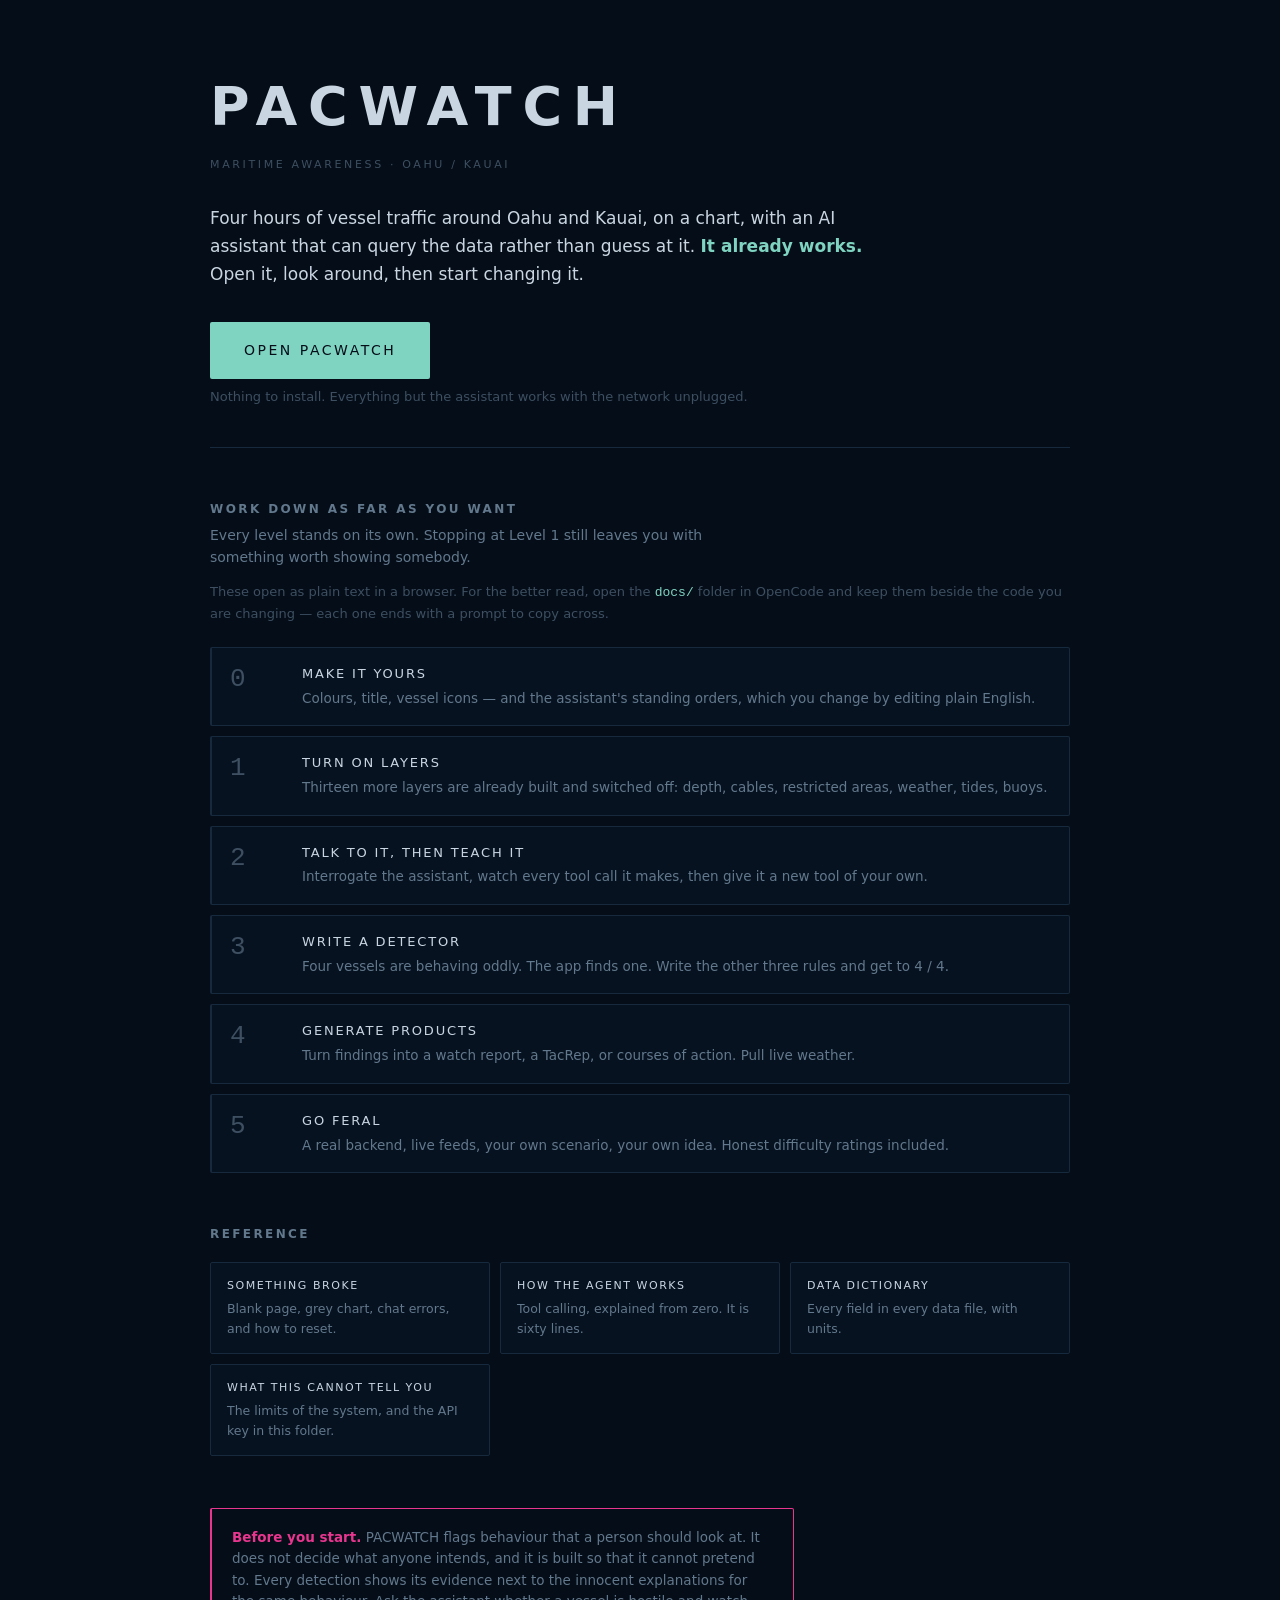
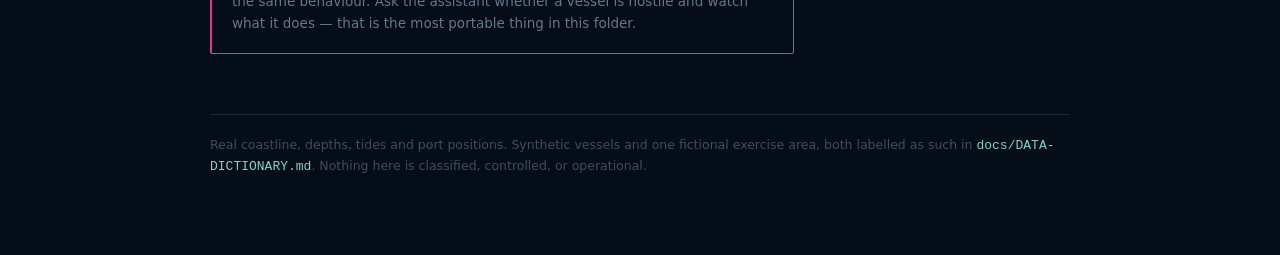
<file: START-HERE.html>
<!DOCTYPE html>
<html lang="en">
<head>
<meta charset="utf-8">
<meta name="viewport" content="width=device-width, initial-scale=1">
<title>PACWATCH — start here</title>
<!-- Everything on this page is inline on purpose. If something else in the
     folder is broken, this page still renders and still tells you what to do. -->
<style>
  :root {
    --water: #050d18; --panel: #071220; --rule: #16293d;
    --ink: #c9d6e2; --dim: #62788c; --faint: #3d4f61;
    --sea: #7fd4c1; --caution: #e8368f;
    --display: "Helvetica Neue Condensed Bold", "HelveticaNeue-CondensedBold",
               "Arial Narrow", "Roboto Condensed", system-ui, sans-serif;
    --body: system-ui, -apple-system, "Segoe UI", Roboto, sans-serif;
    --data: ui-monospace, "SF Mono", "Cascadia Mono", Menlo, Consolas, monospace;
  }
  * { box-sizing: border-box; }
  body {
    margin: 0; padding: 0 24px 80px;
    background: var(--water); color: var(--ink);
    font-family: var(--body); font-size: 15px; line-height: 1.6;
    -webkit-font-smoothing: antialiased;
  }
  .wrap { max-width: 860px; margin: 0 auto; }
  header { padding: 64px 0 40px; border-bottom: 1px solid var(--rule); }
  h1 {
    font-family: var(--display); font-size: 54px; letter-spacing: 0.2em;
    margin: 0 0 6px; font-weight: 700;
  }
  .tagline { font-family: var(--display); text-transform: uppercase;
             letter-spacing: 0.24em; font-size: 11px; color: var(--faint); margin: 0; }
  .lede { font-size: 17px; line-height: 1.65; margin: 30px 0 0; max-width: 62ch; }
  .lede strong { color: var(--sea); font-weight: 600; }

  .go {
    display: inline-block; margin: 34px 0 8px; padding: 17px 34px;
    background: var(--sea); color: var(--water); text-decoration: none;
    font-family: var(--display); text-transform: uppercase;
    letter-spacing: 0.18em; font-size: 14px; border-radius: 2px;
  }
  .go:hover { filter: brightness(1.12); }
  .go-note { font-size: 13px; color: var(--faint); margin: 0; }

  h2 {
    font-family: var(--display); text-transform: uppercase; letter-spacing: 0.2em;
    font-size: 12px; color: var(--dim); margin: 52px 0 4px; font-weight: 700;
  }
  h2 + p { margin-top: 0; color: var(--dim); font-size: 14px; max-width: 62ch; }

  .levels { display: grid; gap: 10px; margin-top: 22px; }
  .level {
    display: grid; grid-template-columns: 54px 1fr; align-items: start;
    gap: 18px; padding: 16px 18px; text-decoration: none; color: inherit;
    background: var(--panel); border: 1px solid var(--rule);
    border-left: 2px solid var(--rule); border-radius: 2px;
  }
  .level:hover { border-left-color: var(--sea); }
  .level__n {
    font-family: var(--data); font-size: 26px; color: var(--faint);
    line-height: 1; padding-top: 2px;
  }
  .level:hover .level__n { color: var(--sea); }
  .level__t {
    font-family: var(--display); text-transform: uppercase; letter-spacing: 0.14em;
    font-size: 13px; margin: 0 0 3px;
  }
  .level__d { margin: 0; font-size: 13.5px; color: var(--dim); }

  .cards { display: grid; grid-template-columns: repeat(auto-fit, minmax(220px, 1fr));
           gap: 10px; margin-top: 18px; }
  .card { display: block; padding: 14px 16px; text-decoration: none; color: inherit;
          background: var(--panel); border: 1px solid var(--rule); border-radius: 2px; }
  .card:hover { border-color: var(--sea); }
  .card__t { font-family: var(--display); text-transform: uppercase;
             letter-spacing: 0.14em; font-size: 11px; margin: 0 0 4px; }
  .card__d { margin: 0; font-size: 12.5px; color: var(--dim); }

  .warn {
    margin-top: 52px; padding: 18px 20px;
    border: 1px solid var(--caution); border-left-width: 2px; border-radius: 2px;
    font-size: 13.5px; color: var(--dim); max-width: 68ch;
  }
  .warn strong { color: var(--caution); }
  code { font-family: var(--data); font-size: 13px; color: var(--sea); }
  footer { margin-top: 60px; padding-top: 20px; border-top: 1px solid var(--rule);
           font-size: 12.5px; color: var(--faint); }
</style>
</head>
<body>
<div class="wrap">

  <header>
    <h1>PACWATCH</h1>
    <p class="tagline">Maritime awareness &middot; Oahu / Kauai</p>

    <p class="lede">
      Four hours of vessel traffic around Oahu and Kauai, on a chart, with an
      AI assistant that can query the data rather than guess at it.
      <strong>It already works.</strong> Open it, look around, then start
      changing it.
    </p>

    <a class="go" href="index.html">Open PACWATCH</a>
    <p class="go-note">
      Nothing to install. Everything but the assistant works with the network unplugged.
    </p>
  </header>

  <h2>Work down as far as you want</h2>
  <p>
    Every level stands on its own. Stopping at Level 1 still leaves you with
    something worth showing somebody.
  </p>
  <p style="margin-top:10px;font-size:13px;color:var(--faint)">
    These open as plain text in a browser. For the better read, open the
    <code>docs/</code> folder in OpenCode and keep them beside the code you are
    changing &mdash; each one ends with a prompt to copy across.
  </p>

  <div class="levels">
    <a class="level" href="docs/01-LEVEL-0-make-it-yours.md">
      <span class="level__n">0</span>
      <span>
        <p class="level__t">Make it yours</p>
        <p class="level__d">Colours, title, vessel icons — and the assistant's standing
          orders, which you change by editing plain English.</p>
      </span>
    </a>
    <a class="level" href="docs/02-LEVEL-1-turn-on-layers.md">
      <span class="level__n">1</span>
      <span>
        <p class="level__t">Turn on layers</p>
        <p class="level__d">Thirteen more layers are already built and switched off:
          depth, cables, restricted areas, weather, tides, buoys.</p>
      </span>
    </a>
    <a class="level" href="docs/03-LEVEL-2-ask-the-agent.md">
      <span class="level__n">2</span>
      <span>
        <p class="level__t">Talk to it, then teach it</p>
        <p class="level__d">Interrogate the assistant, watch every tool call it makes,
          then give it a new tool of your own.</p>
      </span>
    </a>
    <a class="level" href="docs/04-LEVEL-3-write-a-detector.md">
      <span class="level__n">3</span>
      <span>
        <p class="level__t">Write a detector</p>
        <p class="level__d">Four vessels are behaving oddly. The app finds one.
          Write the other three rules and get to 4 / 4.</p>
      </span>
    </a>
    <a class="level" href="docs/05-LEVEL-4-generate-products.md">
      <span class="level__n">4</span>
      <span>
        <p class="level__t">Generate products</p>
        <p class="level__d">Turn findings into a watch report, a TacRep, or courses
          of action. Pull live weather.</p>
      </span>
    </a>
    <a class="level" href="docs/06-LEVEL-5-go-feral.md">
      <span class="level__n">5</span>
      <span>
        <p class="level__t">Go feral</p>
        <p class="level__d">A real backend, live feeds, your own scenario, your own
          idea. Honest difficulty ratings included.</p>
      </span>
    </a>
  </div>

  <h2>Reference</h2>
  <div class="cards">
    <a class="card" href="docs/TROUBLESHOOTING.md">
      <p class="card__t">Something broke</p>
      <p class="card__d">Blank page, grey chart, chat errors, and how to reset.</p>
    </a>
    <a class="card" href="docs/HOW-THE-AGENT-WORKS.md">
      <p class="card__t">How the agent works</p>
      <p class="card__d">Tool calling, explained from zero. It is sixty lines.</p>
    </a>
    <a class="card" href="docs/DATA-DICTIONARY.md">
      <p class="card__t">Data dictionary</p>
      <p class="card__d">Every field in every data file, with units.</p>
    </a>
    <a class="card" href="docs/WHAT-THIS-CANNOT-TELL-YOU.md">
      <p class="card__t">What this cannot tell you</p>
      <p class="card__d">The limits of the system, and the API key in this folder.</p>
    </a>
  </div>

  <div class="warn">
    <strong>Before you start.</strong>
    PACWATCH flags behaviour that a person should look at. It does not decide
    what anyone intends, and it is built so that it cannot pretend to. Every
    detection shows its evidence next to the innocent explanations for the same
    behaviour. Ask the assistant whether a vessel is hostile and watch what it
    does — that is the most portable thing in this folder.
  </div>

  <footer>
    Real coastline, depths, tides and port positions. Synthetic vessels and one
    fictional exercise area, both labelled as such in
    <code>docs/DATA-DICTIONARY.md</code>. Nothing here is classified, controlled,
    or operational.
  </footer>

</div>
</body>
</html>
</file>
